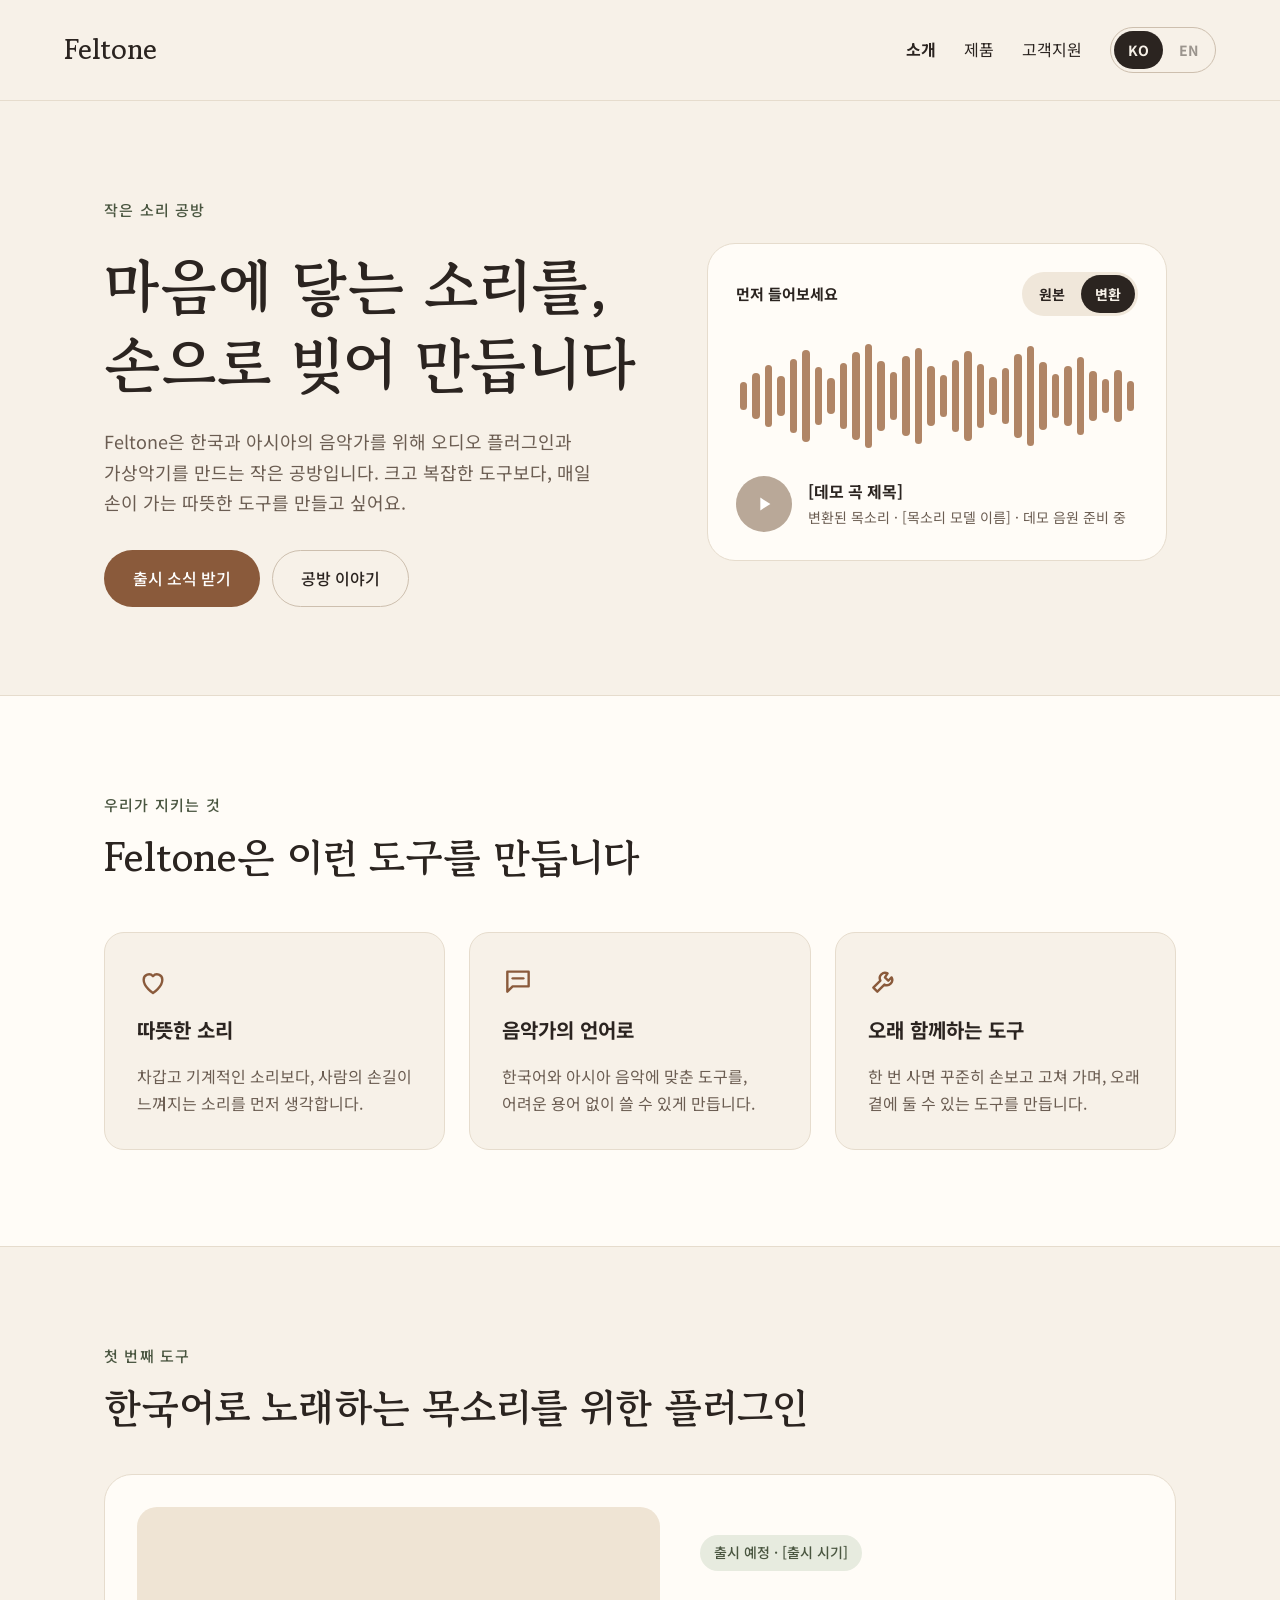
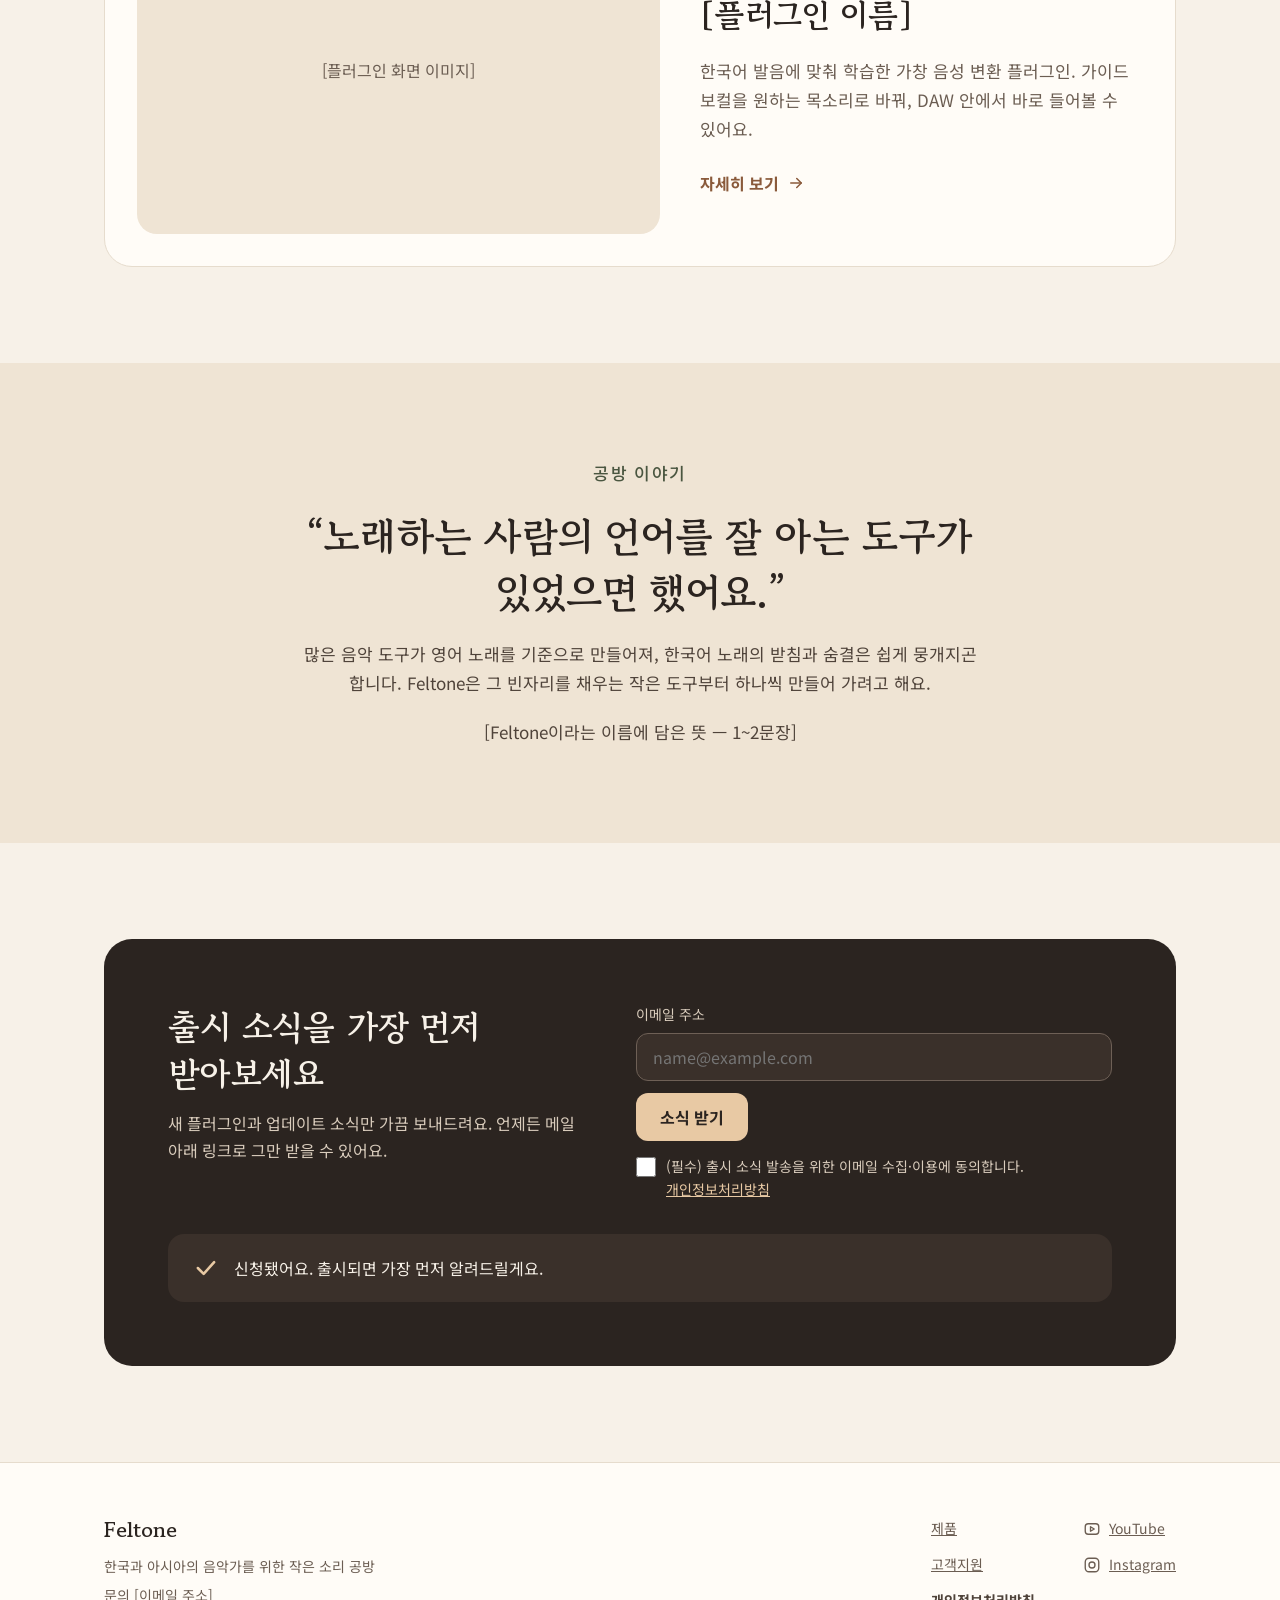
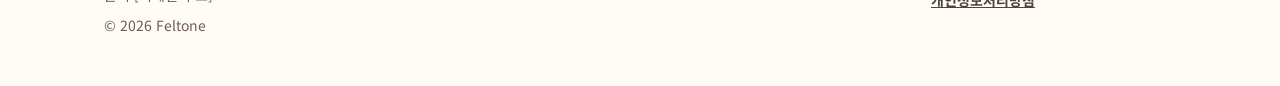
<file: index.html>
<!doctype html>
<html lang="ko">
<head>
<meta charset="utf-8">
<meta name="viewport" content="width=device-width, initial-scale=1">
<title>Feltone — 작은 소리 공방</title>
<meta name="description" content="Feltone은 한국과 아시아의 음악가를 위해 오디오 플러그인과 가상악기를 만드는 작은 공방입니다.">
<link rel="preconnect" href="https://fonts.googleapis.com">
<link rel="preconnect" href="https://fonts.gstatic.com" crossorigin>
<link href="https://fonts.googleapis.com/css2?family=Gowun+Batang:wght@400;700&family=Noto+Sans+KR:wght@400;500;700&display=swap" rel="stylesheet">
<link rel="stylesheet" href="css/style.css">
</head>
<body>

<!-- ===== 헤더 (모든 페이지에 똑같이 들어 있어요) ===== -->
<header class="site-header">
  <a href="index.html" class="logo">Feltone</a>
  <div class="header-right">
    <nav class="main-nav" aria-label="주 메뉴">
      <a href="index.html" aria-current="page">소개</a>
      <a href="product.html">제품</a>
      <a href="support.html">고객지원</a>
    </nav>
    <div class="segmented" role="group" aria-label="언어 선택">
      <button type="button" aria-pressed="true">KO</button>
      <button type="button" aria-pressed="false" disabled title="English version coming soon">EN</button>
    </div>
  </div>
</header>

<main>
  <!-- ===== 첫 화면 ===== -->
  <section class="container hero">
    <div class="hero__text">
      <p class="eyebrow">작은 소리 공방</p>
      <h1 class="display">마음에 닿는 소리를,<br>손으로 빚어 만듭니다</h1>
      <p class="lead">Feltone은 한국과 아시아의 음악가를 위해 오디오 플러그인과 가상악기를 만드는 작은 공방입니다. 크고 복잡한 도구보다, 매일 손이 가는 따뜻한 도구를 만들고 싶어요.</p>
      <div class="btn-row">
        <a href="#news" class="btn btn--primary">출시 소식 받기</a>
        <a href="#story" class="btn btn--ghost">공방 이야기</a>
      </div>
    </div>

    <div class="hero__media">
      <!-- 데모 음원이 준비되면 아래 data-src-... 에 파일 경로를 넣으세요. 예: audio/demo-original.mp3 -->
      <div class="player" data-mode="converted"
           data-src-original=""
           data-src-converted=""
           data-caption-original="원본 가이드 보컬"
           data-caption-converted="변환된 목소리 · [목소리 모델 이름]">
        <div class="player__top">
          <span class="player__label">먼저 들어보세요</span>
          <div class="segmented segmented--soft" role="group" aria-label="음원 선택">
            <button type="button" data-mode-btn="original" aria-pressed="false">원본</button>
            <button type="button" data-mode-btn="converted" aria-pressed="true">변환</button>
          </div>
        </div>
        <div class="wave" aria-hidden="true">
          <span style="height: 28px"></span><span style="height: 46px"></span><span style="height: 62px"></span><span style="height: 40px"></span>
          <span style="height: 74px"></span><span style="height: 92px"></span><span style="height: 58px"></span><span style="height: 36px"></span>
          <span style="height: 66px"></span><span style="height: 88px"></span><span style="height: 104px"></span><span style="height: 70px"></span>
          <span style="height: 48px"></span><span style="height: 80px"></span><span style="height: 96px"></span><span style="height: 60px"></span>
          <span style="height: 42px"></span><span style="height: 72px"></span><span style="height: 90px"></span><span style="height: 64px"></span>
          <span style="height: 38px"></span><span style="height: 56px"></span><span style="height: 84px"></span><span style="height: 100px"></span>
          <span style="height: 68px"></span><span style="height: 44px"></span><span style="height: 60px"></span><span style="height: 78px"></span>
          <span style="height: 50px"></span><span style="height: 34px"></span><span style="height: 52px"></span><span style="height: 30px"></span>
        </div>
        <div class="player__controls">
          <button type="button" class="play-btn" aria-label="재생">
            <svg class="icon-play" width="22" height="22" viewBox="0 0 24 24" fill="currentColor" aria-hidden="true"><path d="M8 5l11 7-11 7z"/></svg>
            <svg class="icon-pause" width="22" height="22" viewBox="0 0 24 24" fill="none" stroke="currentColor" stroke-width="2.2" stroke-linecap="round" aria-hidden="true"><path d="M9 5v14"/><path d="M15 5v14"/></svg>
          </button>
          <div class="player__meta">
            <span class="player__title">[데모 곡 제목]</span>
            <span class="player__caption">변환된 목소리</span>
          </div>
        </div>
      </div>
    </div>
  </section>

  <!-- ===== 우리가 지키는 것 ===== -->
  <section class="section section--paper">
    <div class="container stack stack--xl">
      <div class="stack" style="max-width: 640px">
        <p class="eyebrow">우리가 지키는 것</p>
        <h2 class="title">Feltone은 이런 도구를 만듭니다</h2>
      </div>
      <div class="cards">
        <article class="card">
          <svg width="32" height="32" viewBox="0 0 24 24" fill="none" stroke="#8A5A3B" stroke-width="1.8" stroke-linecap="round" stroke-linejoin="round" aria-hidden="true"><path d="M12 21s-7-4.5-7-10a4 4 0 0 1 7-2.6A4 4 0 0 1 19 11c0 5.5-7 10-7 10z"/></svg>
          <h3>따뜻한 소리</h3>
          <p>차갑고 기계적인 소리보다, 사람의 손길이 느껴지는 소리를 먼저 생각합니다.</p>
        </article>
        <article class="card">
          <svg width="32" height="32" viewBox="0 0 24 24" fill="none" stroke="#8A5A3B" stroke-width="1.8" stroke-linecap="round" stroke-linejoin="round" aria-hidden="true"><path d="M4 5h16v11H8l-4 4z"/><path d="M8 10h8"/></svg>
          <h3>음악가의 언어로</h3>
          <p>한국어와 아시아 음악에 맞춘 도구를, 어려운 용어 없이 쓸 수 있게 만듭니다.</p>
        </article>
        <article class="card">
          <svg width="32" height="32" viewBox="0 0 24 24" fill="none" stroke="#8A5A3B" stroke-width="1.8" stroke-linecap="round" stroke-linejoin="round" aria-hidden="true"><path d="M14.7 6.3a4 4 0 0 0-5.4 5.4L4 17l3 3 5.3-5.3a4 4 0 0 0 5.4-5.4l-2.5 2.5-2.5-2.5z"/></svg>
          <h3>오래 함께하는 도구</h3>
          <p>한 번 사면 꾸준히 손보고 고쳐 가며, 오래 곁에 둘 수 있는 도구를 만듭니다.</p>
        </article>
      </div>
    </div>
  </section>

  <!-- ===== 첫 번째 도구 ===== -->
  <section class="section container stack stack--lg">
    <div class="stack">
      <p class="eyebrow">첫 번째 도구</p>
      <h2 class="title">한국어로 노래하는 목소리를 위한 플러그인</h2>
    </div>
    <div class="product-card">
      <!-- 플러그인 화면 이미지가 생기면 이 div 를 <img src="images/파일이름.png" alt="설명"> 으로 바꾸세요 -->
      <div class="placeholder">[플러그인 화면 이미지]</div>
      <div class="product-card__text">
        <span class="badge">출시 예정 · [출시 시기]</span>
        <h3 class="product-card__name">[플러그인 이름]</h3>
        <p class="product-card__desc">한국어 발음에 맞춰 학습한 가창 음성 변환 플러그인. 가이드 보컬을 원하는 목소리로 바꿔, DAW 안에서 바로 들어볼 수 있어요.</p>
        <a href="product.html" class="link-arrow">자세히 보기
          <svg width="18" height="18" viewBox="0 0 24 24" fill="none" stroke="currentColor" stroke-width="2" stroke-linecap="round" stroke-linejoin="round" aria-hidden="true"><path d="M5 12h14"/><path d="M13 6l6 6-6 6"/></svg>
        </a>
      </div>
    </div>
  </section>

  <!-- ===== 공방 이야기 ===== -->
  <section id="story" class="section section--sand">
    <div class="container story">
      <p class="eyebrow">공방 이야기</p>
      <h2 class="story__quote">“노래하는 사람의 언어를 잘 아는 도구가 있었으면 했어요.”</h2>
      <p>많은 음악 도구가 영어 노래를 기준으로 만들어져, 한국어 노래의 받침과 숨결은 쉽게 뭉개지곤 합니다. Feltone은 그 빈자리를 채우는 작은 도구부터 하나씩 만들어 가려고 해요.</p>
      <p>[Feltone이라는 이름에 담은 뜻 — 1~2문장]</p>
    </div>
  </section>

  <!-- ===== 출시 소식 받기 ===== -->
  <section id="news" class="section container">
    <div class="newsletter">
      <div class="newsletter__text">
        <h2 class="newsletter__title">출시 소식을 가장 먼저 받아보세요</h2>
        <p>새 플러그인과 업데이트 소식만 가끔 보내드려요. 언제든 메일 아래 링크로 그만 받을 수 있어요.</p>
      </div>
      <!-- 뉴스레터 서비스를 정하면 data-endpoint="" 안에 서비스가 준 주소를 넣으세요 -->
      <form class="newsletter__form js-newsletter" data-endpoint="" novalidate>
        <div class="newsletter__row">
          <label class="newsletter__field">이메일 주소
            <input type="email" name="email" required autocomplete="email" placeholder="name@example.com">
          </label>
          <button type="submit" class="newsletter__submit">소식 받기</button>
        </div>
        <label class="consent">
          <input type="checkbox" name="consent" value="yes" required>
          <span>(필수) 출시 소식 발송을 위한 이메일 수집·이용에 동의합니다. <a href="privacy.html">개인정보처리방침</a></span>
        </label>
        <p class="form-message" role="alert" hidden></p>
      </form>
      <div class="newsletter__done" role="status" hidden>
        <svg width="28" height="28" viewBox="0 0 24 24" fill="none" stroke="#E8C9A4" stroke-width="2.2" stroke-linecap="round" stroke-linejoin="round" aria-hidden="true"><path d="M5 12l5 5 9-10"/></svg>
        <span>신청됐어요. 출시되면 가장 먼저 알려드릴게요.</span>
      </div>
    </div>
  </section>
</main>

<!-- ===== 푸터 (모든 페이지에 똑같이 들어 있어요) ===== -->
<footer class="site-footer">
  <div class="container site-footer__inner">
    <div class="site-footer__info">
      <span class="site-footer__logo">Feltone</span>
      <span>한국과 아시아의 음악가를 위한 작은 소리 공방</span>
      <span>문의 [이메일 주소]</span>
      <span>© 2026 Feltone</span>
    </div>
    <div class="site-footer__links">
      <nav aria-label="하단 메뉴">
        <a href="product.html">제품</a>
        <a href="support.html">고객지원</a>
        <a href="privacy.html" class="strong">개인정보처리방침</a>
      </nav>
      <!-- SNS 주소가 생기면 href="#" 을 실제 주소로 바꾸세요. 아직 계정이 없으면 이 nav 를 통째로 지워도 돼요. -->
      <nav aria-label="SNS">
        <a href="#"><svg width="18" height="18" viewBox="0 0 24 24" fill="none" stroke="currentColor" stroke-width="1.8" stroke-linecap="round" stroke-linejoin="round" aria-hidden="true"><rect x="3" y="5" width="18" height="14" rx="4"/><path d="M10 9l5 3-5 3z"/></svg>YouTube</a>
        <a href="#"><svg width="18" height="18" viewBox="0 0 24 24" fill="none" stroke="currentColor" stroke-width="1.8" stroke-linecap="round" stroke-linejoin="round" aria-hidden="true"><rect x="3" y="3" width="18" height="18" rx="5"/><circle cx="12" cy="12" r="4"/></svg>Instagram</a>
      </nav>
    </div>
  </div>
</footer>

<script src="js/main.js"></script>
</body>
</html>
</file>
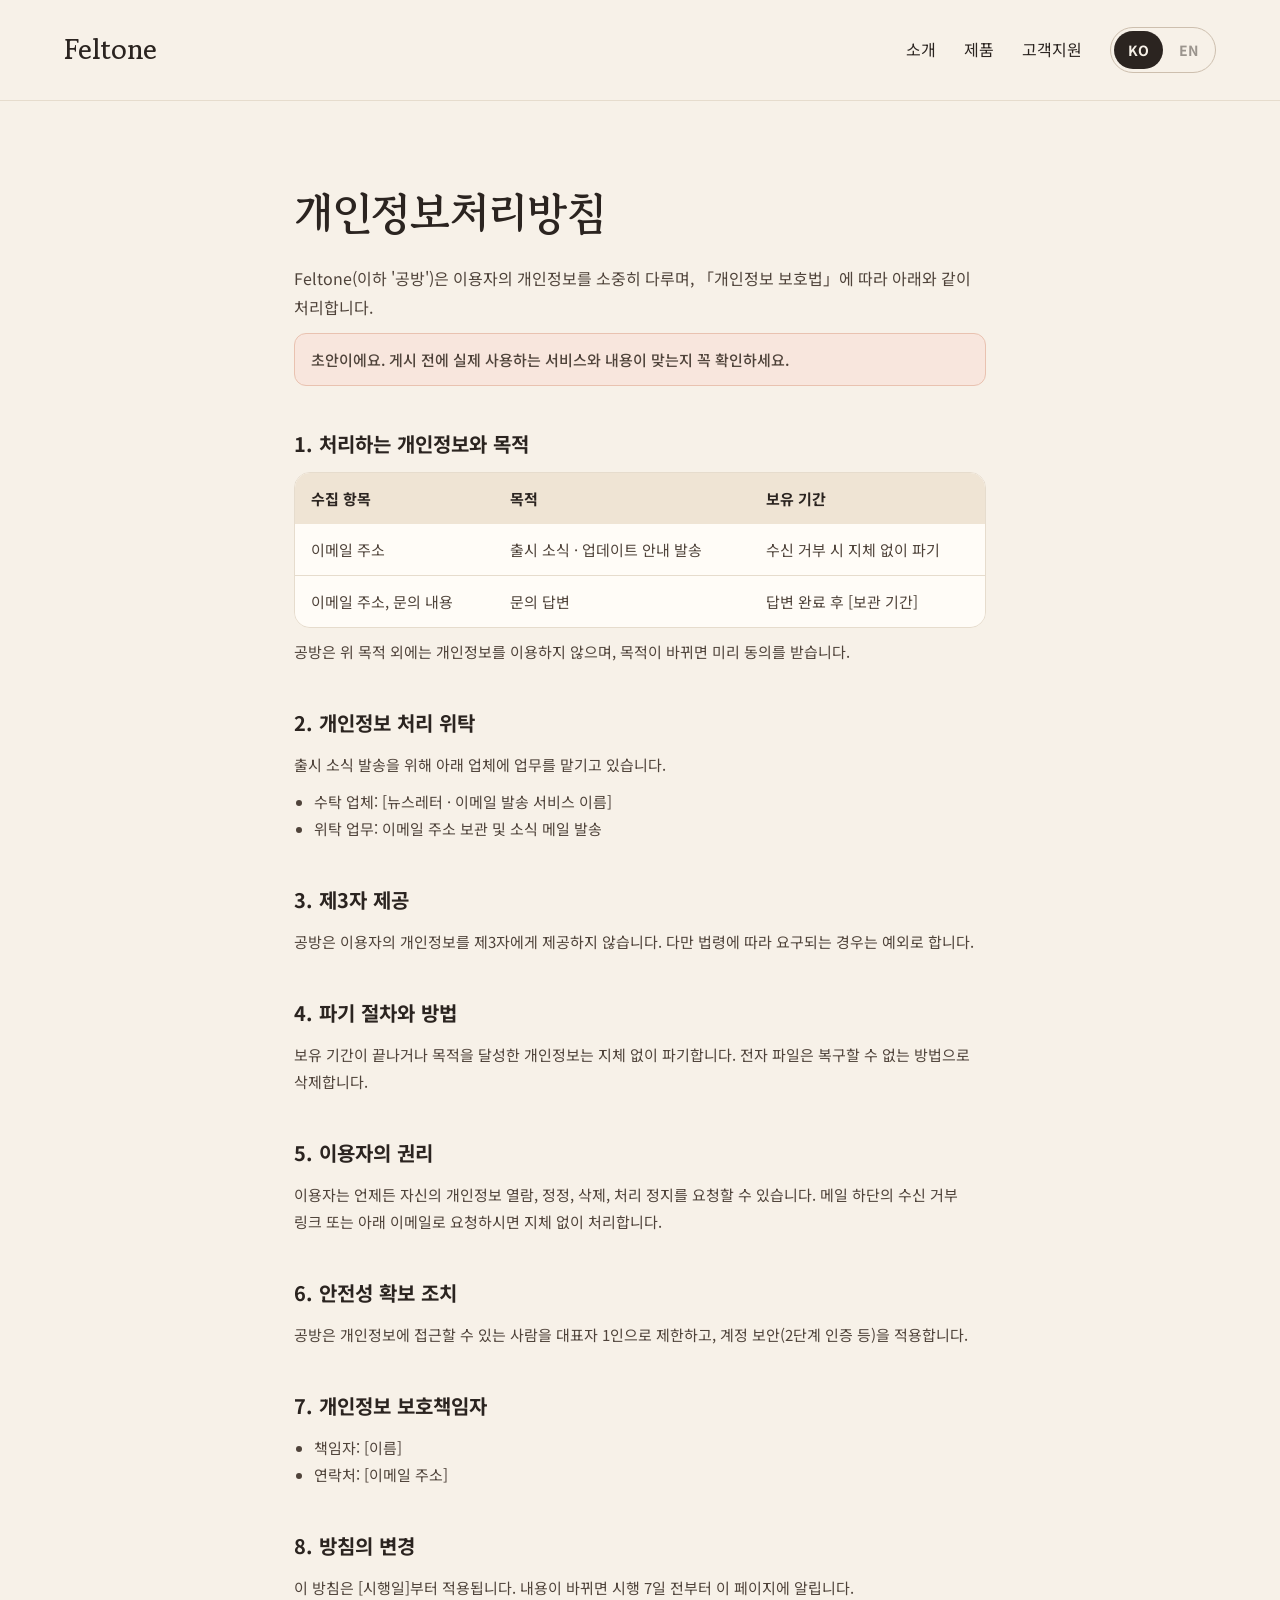
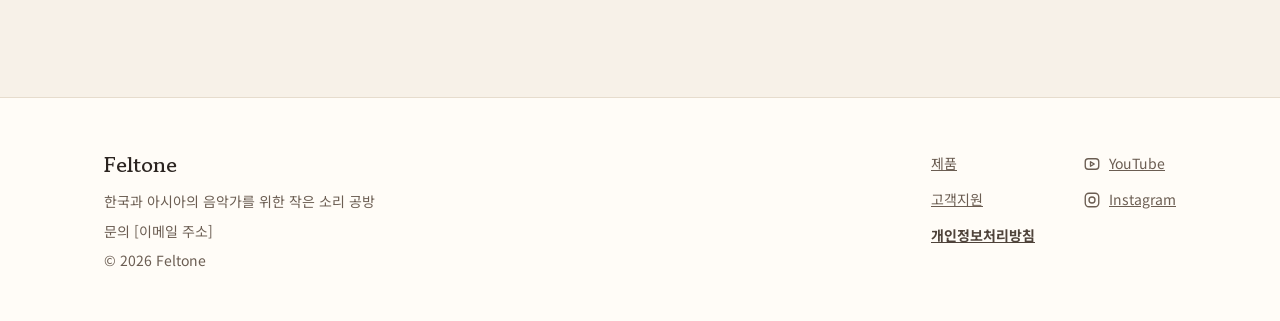
<file: privacy.html>
<!doctype html>
<html lang="ko">
<head>
<meta charset="utf-8">
<meta name="viewport" content="width=device-width, initial-scale=1">
<title>개인정보처리방침 — Feltone</title>
<link rel="preconnect" href="https://fonts.googleapis.com">
<link rel="preconnect" href="https://fonts.gstatic.com" crossorigin>
<link href="https://fonts.googleapis.com/css2?family=Gowun+Batang:wght@400;700&family=Noto+Sans+KR:wght@400;500;700&display=swap" rel="stylesheet">
<link rel="stylesheet" href="css/style.css">
</head>
<body>

<header class="site-header">
  <a href="index.html" class="logo">Feltone</a>
  <div class="header-right">
    <nav class="main-nav" aria-label="주 메뉴">
      <a href="index.html">소개</a>
      <a href="product.html">제품</a>
      <a href="support.html">고객지원</a>
    </nav>
    <div class="segmented" role="group" aria-label="언어 선택">
      <button type="button" aria-pressed="true">KO</button>
      <button type="button" aria-pressed="false" disabled title="English version coming soon">EN</button>
    </div>
  </div>
</header>

<main class="doc">
  <div class="stack">
    <h1>개인정보처리방침</h1>
    <p class="muted" style="font-size: 16px">Feltone(이하 '공방')은 이용자의 개인정보를 소중히 다루며, 「개인정보 보호법」에 따라 아래와 같이 처리합니다.</p>
    <!-- 내용을 확인하고 실제 서비스 이름 등을 채운 뒤 이 안내 문단은 지우세요 -->
    <p class="notice">초안이에요. 게시 전에 실제 사용하는 서비스와 내용이 맞는지 꼭 확인하세요.</p>
  </div>

  <section>
    <h2>1. 처리하는 개인정보와 목적</h2>
    <div class="table-wrap">
      <table class="table table--small">
        <thead><tr><th scope="col">수집 항목</th><th scope="col">목적</th><th scope="col">보유 기간</th></tr></thead>
        <tbody>
          <tr><td>이메일 주소</td><td>출시 소식 · 업데이트 안내 발송</td><td>수신 거부 시 지체 없이 파기</td></tr>
          <tr><td>이메일 주소, 문의 내용</td><td>문의 답변</td><td>답변 완료 후 [보관 기간]</td></tr>
        </tbody>
      </table>
    </div>
    <p>공방은 위 목적 외에는 개인정보를 이용하지 않으며, 목적이 바뀌면 미리 동의를 받습니다.</p>
  </section>

  <section>
    <h2>2. 개인정보 처리 위탁</h2>
    <p>출시 소식 발송을 위해 아래 업체에 업무를 맡기고 있습니다.</p>
    <ul>
      <li>수탁 업체: [뉴스레터 · 이메일 발송 서비스 이름]</li>
      <li>위탁 업무: 이메일 주소 보관 및 소식 메일 발송</li>
    </ul>
  </section>

  <section>
    <h2>3. 제3자 제공</h2>
    <p>공방은 이용자의 개인정보를 제3자에게 제공하지 않습니다. 다만 법령에 따라 요구되는 경우는 예외로 합니다.</p>
  </section>

  <section>
    <h2>4. 파기 절차와 방법</h2>
    <p>보유 기간이 끝나거나 목적을 달성한 개인정보는 지체 없이 파기합니다. 전자 파일은 복구할 수 없는 방법으로 삭제합니다.</p>
  </section>

  <section>
    <h2>5. 이용자의 권리</h2>
    <p>이용자는 언제든 자신의 개인정보 열람, 정정, 삭제, 처리 정지를 요청할 수 있습니다. 메일 하단의 수신 거부 링크 또는 아래 이메일로 요청하시면 지체 없이 처리합니다.</p>
  </section>

  <section>
    <h2>6. 안전성 확보 조치</h2>
    <p>공방은 개인정보에 접근할 수 있는 사람을 대표자 1인으로 제한하고, 계정 보안(2단계 인증 등)을 적용합니다.</p>
  </section>

  <section>
    <h2>7. 개인정보 보호책임자</h2>
    <ul>
      <li>책임자: [이름]</li>
      <li>연락처: [이메일 주소]</li>
    </ul>
  </section>

  <section>
    <h2>8. 방침의 변경</h2>
    <p>이 방침은 [시행일]부터 적용됩니다. 내용이 바뀌면 시행 7일 전부터 이 페이지에 알립니다.</p>
  </section>
</main>

<footer class="site-footer">
  <div class="container site-footer__inner">
    <div class="site-footer__info">
      <span class="site-footer__logo">Feltone</span>
      <span>한국과 아시아의 음악가를 위한 작은 소리 공방</span>
      <span>문의 [이메일 주소]</span>
      <span>© 2026 Feltone</span>
    </div>
    <div class="site-footer__links">
      <nav aria-label="하단 메뉴">
        <a href="product.html">제품</a>
        <a href="support.html">고객지원</a>
        <a href="privacy.html" class="strong">개인정보처리방침</a>
      </nav>
      <nav aria-label="SNS">
        <a href="#"><svg width="18" height="18" viewBox="0 0 24 24" fill="none" stroke="currentColor" stroke-width="1.8" stroke-linecap="round" stroke-linejoin="round" aria-hidden="true"><rect x="3" y="5" width="18" height="14" rx="4"/><path d="M10 9l5 3-5 3z"/></svg>YouTube</a>
        <a href="#"><svg width="18" height="18" viewBox="0 0 24 24" fill="none" stroke="currentColor" stroke-width="1.8" stroke-linecap="round" stroke-linejoin="round" aria-hidden="true"><rect x="3" y="3" width="18" height="18" rx="5"/><circle cx="12" cy="12" r="4"/></svg>Instagram</a>
      </nav>
    </div>
  </div>
</footer>

<script src="js/main.js"></script>
</body>
</html>
</file>
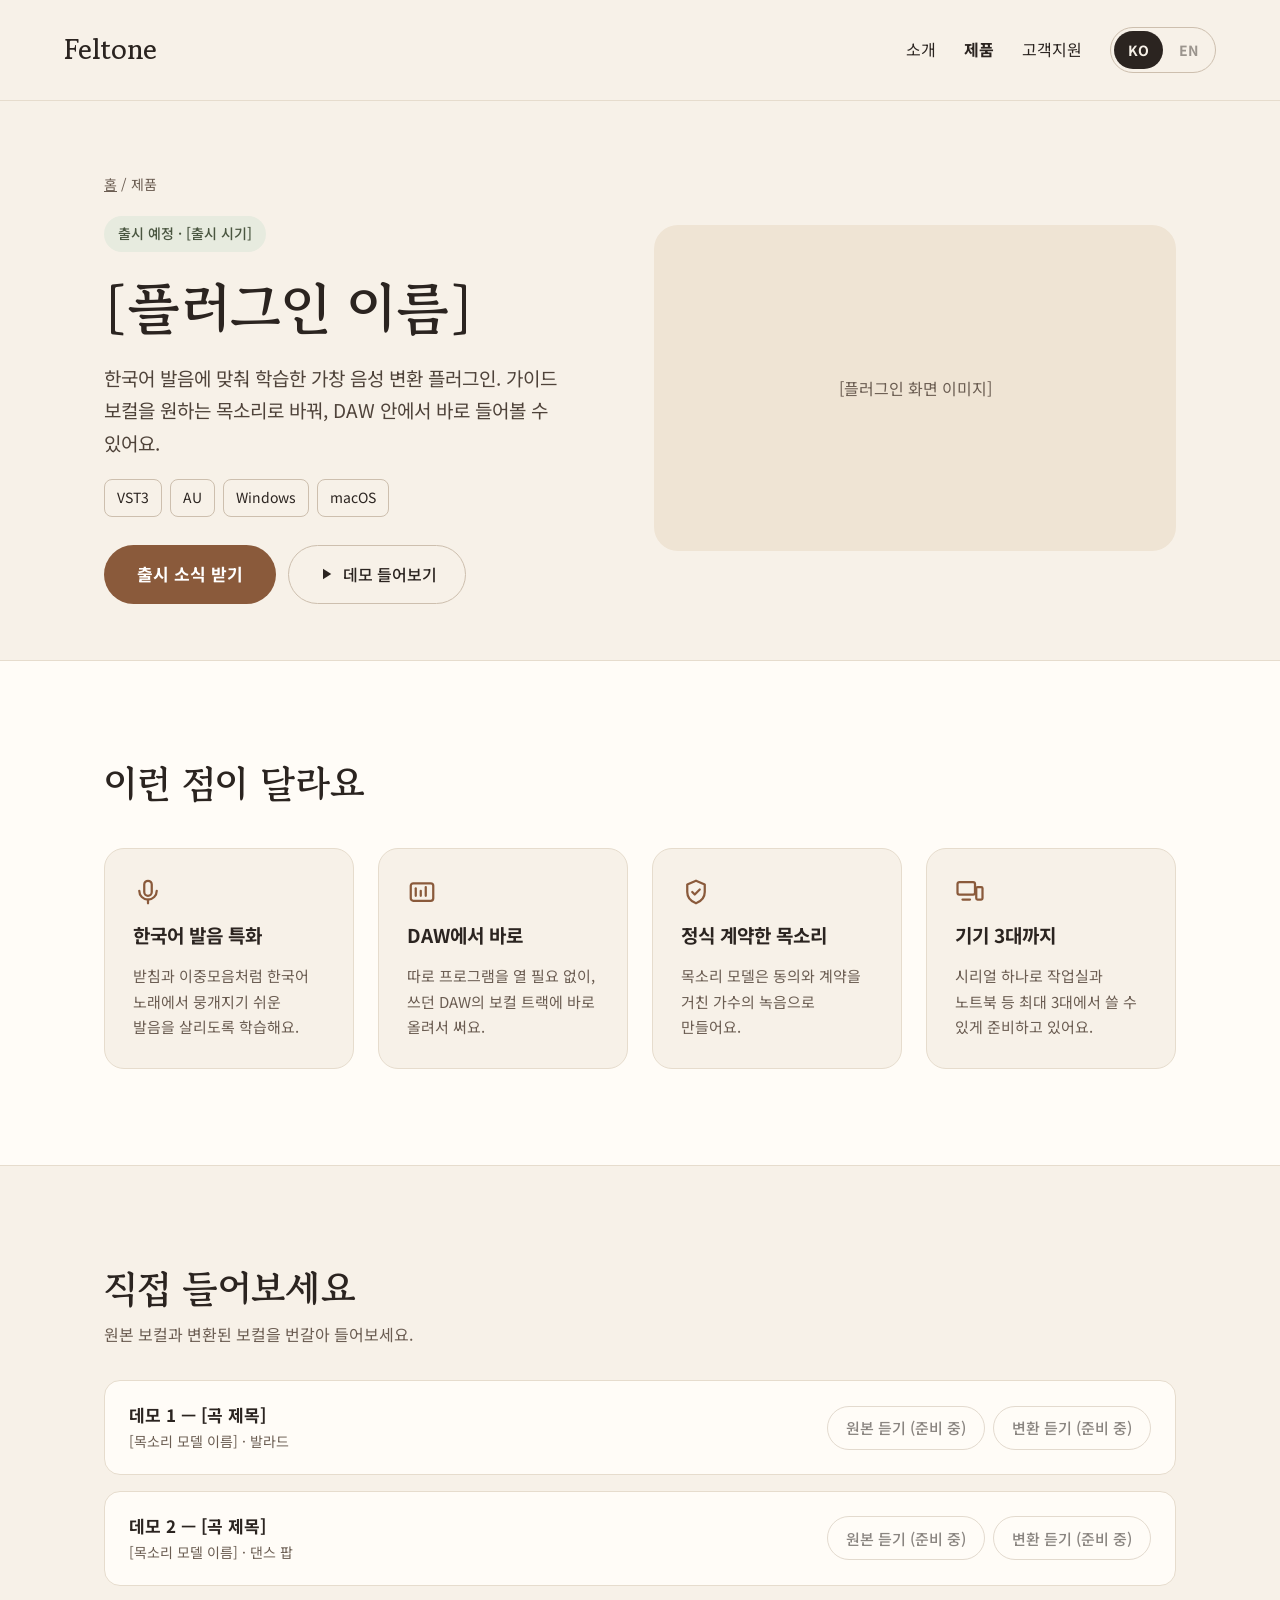
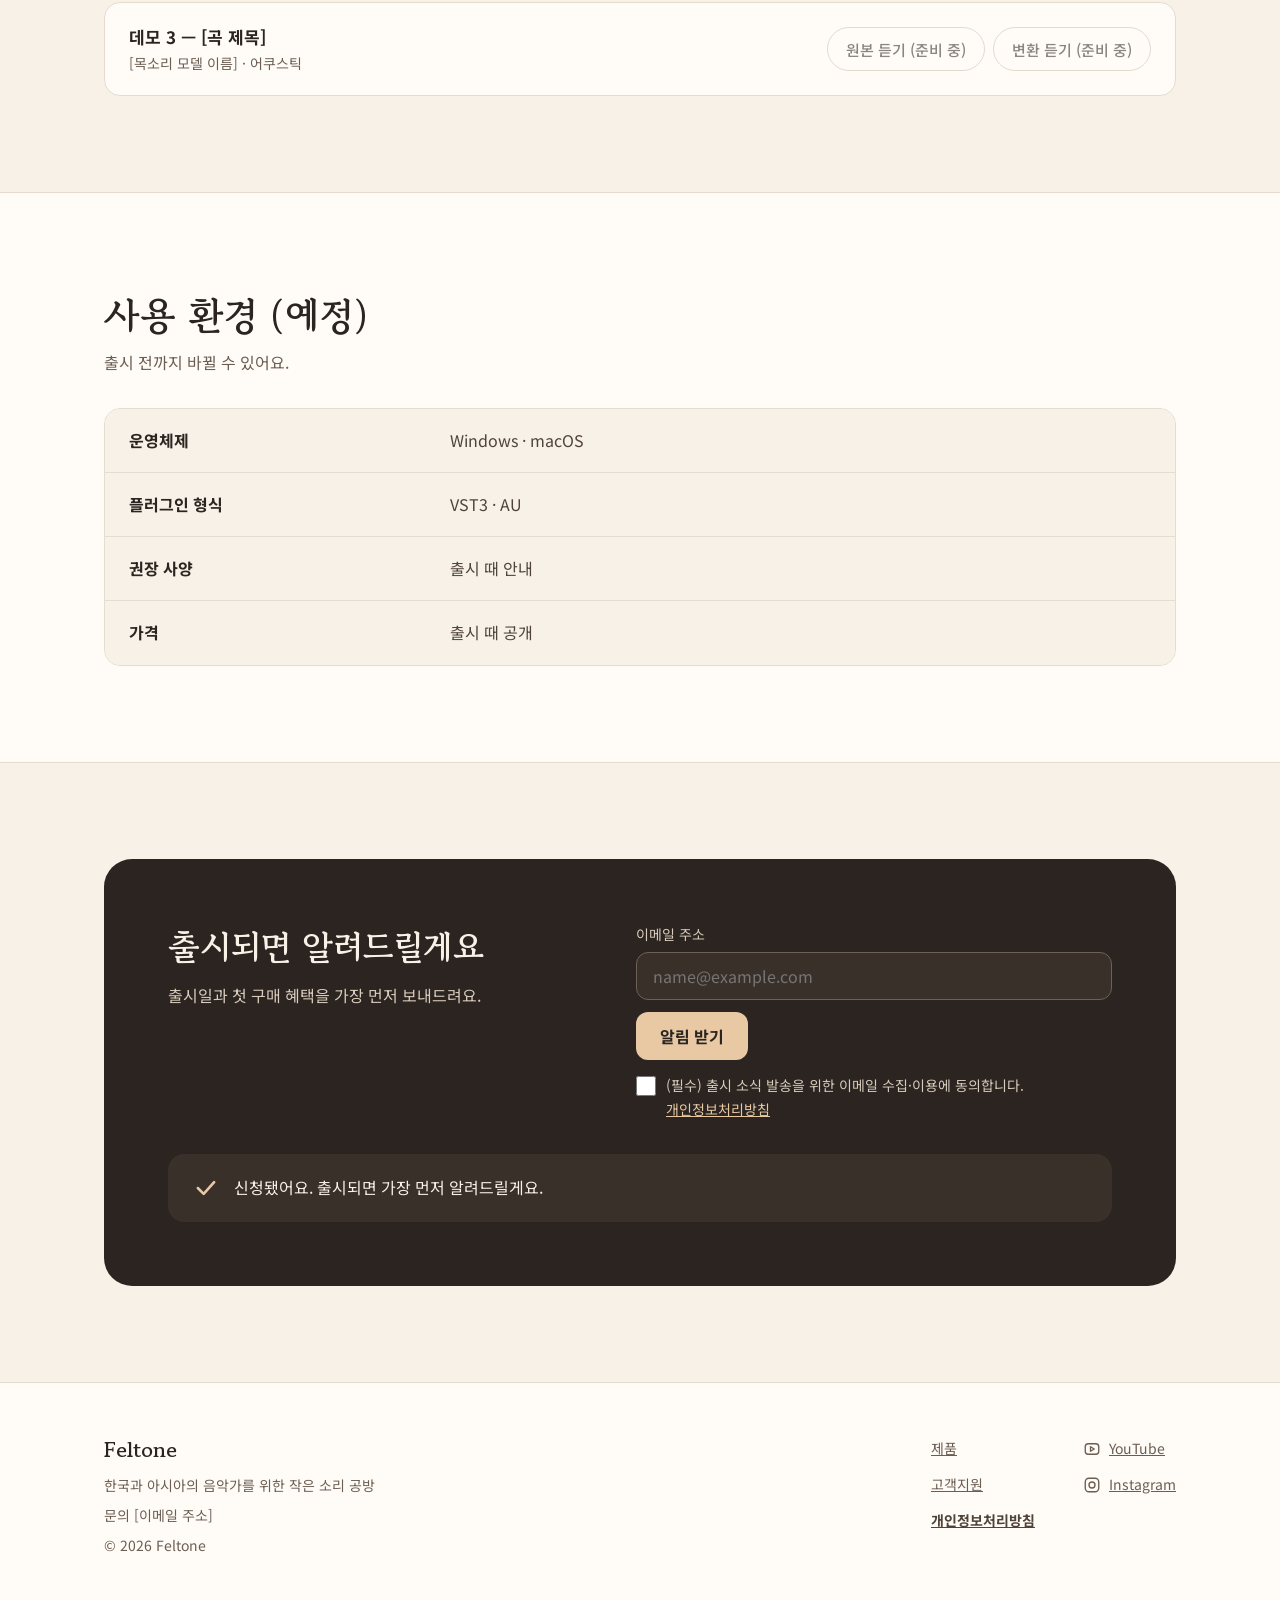
<file: product.html>
<!doctype html>
<html lang="ko">
<head>
<meta charset="utf-8">
<meta name="viewport" content="width=device-width, initial-scale=1">
<title>[플러그인 이름] — Feltone</title>
<meta name="description" content="한국어 발음에 맞춰 학습한 가창 음성 변환 플러그인. 출시 예정.">
<link rel="preconnect" href="https://fonts.googleapis.com">
<link rel="preconnect" href="https://fonts.gstatic.com" crossorigin>
<link href="https://fonts.googleapis.com/css2?family=Gowun+Batang:wght@400;700&family=Noto+Sans+KR:wght@400;500;700&display=swap" rel="stylesheet">
<link rel="stylesheet" href="css/style.css">
</head>
<body>

<header class="site-header">
  <a href="index.html" class="logo">Feltone</a>
  <div class="header-right">
    <nav class="main-nav" aria-label="주 메뉴">
      <a href="index.html">소개</a>
      <a href="product.html" aria-current="page">제품</a>
      <a href="support.html">고객지원</a>
    </nav>
    <div class="segmented" role="group" aria-label="언어 선택">
      <button type="button" aria-pressed="true">KO</button>
      <button type="button" aria-pressed="false" disabled title="English version coming soon">EN</button>
    </div>
  </div>
</header>

<main>
  <!-- ===== 제품 첫 화면 ===== -->
  <section class="container hero hero--compact">
    <div class="hero__text">
      <p class="breadcrumb"><a href="index.html">홈</a> / 제품</p>
      <span class="badge">출시 예정 · [출시 시기]</span>
      <h1 class="display" style="font-size: clamp(36px, 5vw, 56px); line-height: 1.25">[플러그인 이름]</h1>
      <p class="hero__lead-lg">한국어 발음에 맞춰 학습한 가창 음성 변환 플러그인. 가이드 보컬을 원하는 목소리로 바꿔, DAW 안에서 바로 들어볼 수 있어요.</p>
      <div class="chips">
        <span class="chip">VST3</span>
        <span class="chip">AU</span>
        <span class="chip">Windows</span>
        <span class="chip">macOS</span>
      </div>
      <div class="btn-row">
        <a href="#news" class="btn btn--primary btn--lg">출시 소식 받기</a>
        <a href="#demo" class="btn btn--ghost">
          <svg width="18" height="18" viewBox="0 0 24 24" fill="currentColor" aria-hidden="true"><path d="M8 5l11 7-11 7z"/></svg>데모 들어보기
        </a>
      </div>
    </div>
    <!-- 이미지가 생기면 <img src="images/파일이름.png" alt="설명"> 으로 바꾸세요 -->
    <div class="placeholder placeholder--hero">[플러그인 화면 이미지]</div>
  </section>

  <!-- ===== 특징 ===== -->
  <section class="section section--paper">
    <div class="container stack stack--lg">
      <h2 class="title" style="font-size: clamp(28px, 3.5vw, 38px)">이런 점이 달라요</h2>
      <div class="cards cards--features">
        <article class="card">
          <svg width="30" height="30" viewBox="0 0 24 24" fill="none" stroke="#8A5A3B" stroke-width="1.8" stroke-linecap="round" stroke-linejoin="round" aria-hidden="true"><path d="M12 3a3 3 0 0 0-3 3v6a3 3 0 0 0 6 0V6a3 3 0 0 0-3-3z"/><path d="M5 11a7 7 0 0 0 14 0"/><path d="M12 18v3"/></svg>
          <h3>한국어 발음 특화</h3>
          <p>받침과 이중모음처럼 한국어 노래에서 뭉개지기 쉬운 발음을 살리도록 학습해요.</p>
        </article>
        <article class="card">
          <svg width="30" height="30" viewBox="0 0 24 24" fill="none" stroke="#8A5A3B" stroke-width="1.8" stroke-linecap="round" stroke-linejoin="round" aria-hidden="true"><rect x="3" y="5" width="18" height="14" rx="2"/><path d="M7 15V9"/><path d="M11 15v-4"/><path d="M15 15V8"/></svg>
          <h3>DAW에서 바로</h3>
          <p>따로 프로그램을 열 필요 없이, 쓰던 DAW의 보컬 트랙에 바로 올려서 써요.</p>
        </article>
        <article class="card">
          <svg width="30" height="30" viewBox="0 0 24 24" fill="none" stroke="#8A5A3B" stroke-width="1.8" stroke-linecap="round" stroke-linejoin="round" aria-hidden="true"><path d="M12 3l7 3v6c0 4.5-3 7.5-7 9-4-1.5-7-4.5-7-9V6z"/><path d="M9 12l2 2 4-4"/></svg>
          <h3>정식 계약한 목소리</h3>
          <p>목소리 모델은 동의와 계약을 거친 가수의 녹음으로 만들어요.</p>
        </article>
        <article class="card">
          <svg width="30" height="30" viewBox="0 0 24 24" fill="none" stroke="#8A5A3B" stroke-width="1.8" stroke-linecap="round" stroke-linejoin="round" aria-hidden="true"><rect x="2" y="4" width="14" height="10" rx="1.5"/><path d="M6 18h6"/><rect x="17" y="8" width="5" height="10" rx="1"/></svg>
          <h3>기기 3대까지</h3>
          <p>시리얼 하나로 작업실과 노트북 등 최대 3대에서 쓸 수 있게 준비하고 있어요.</p>
        </article>
      </div>
    </div>
  </section>

  <!-- ===== 데모 ===== -->
  <section id="demo" class="section container stack stack--lg" style="gap: 32px">
    <div class="stack" style="gap: 8px">
      <h2 class="title" style="font-size: clamp(28px, 3.5vw, 38px)">직접 들어보세요</h2>
      <p class="muted">원본 보컬과 변환된 보컬을 번갈아 들어보세요.</p>
    </div>
    <!-- 음원이 준비되면 각 버튼의 data-src="" 에 파일 경로를 넣으세요. 예: audio/demo1-original.mp3 -->
    <div class="demo-list">
      <div class="demo-row">
        <div class="demo-row__info">
          <span class="demo-row__title">데모 1 — [곡 제목]</span>
          <span class="demo-row__voice">[목소리 모델 이름] · 발라드</span>
        </div>
        <div class="demo-row__buttons">
          <button type="button" class="demo-btn" aria-pressed="false" data-src="" data-playing-label="원본 재생 중">원본 듣기</button>
          <button type="button" class="demo-btn" aria-pressed="false" data-src="" data-playing-label="변환 재생 중">변환 듣기</button>
        </div>
      </div>
      <div class="demo-row">
        <div class="demo-row__info">
          <span class="demo-row__title">데모 2 — [곡 제목]</span>
          <span class="demo-row__voice">[목소리 모델 이름] · 댄스 팝</span>
        </div>
        <div class="demo-row__buttons">
          <button type="button" class="demo-btn" aria-pressed="false" data-src="" data-playing-label="원본 재생 중">원본 듣기</button>
          <button type="button" class="demo-btn" aria-pressed="false" data-src="" data-playing-label="변환 재생 중">변환 듣기</button>
        </div>
      </div>
      <div class="demo-row">
        <div class="demo-row__info">
          <span class="demo-row__title">데모 3 — [곡 제목]</span>
          <span class="demo-row__voice">[목소리 모델 이름] · 어쿠스틱</span>
        </div>
        <div class="demo-row__buttons">
          <button type="button" class="demo-btn" aria-pressed="false" data-src="" data-playing-label="원본 재생 중">원본 듣기</button>
          <button type="button" class="demo-btn" aria-pressed="false" data-src="" data-playing-label="변환 재생 중">변환 듣기</button>
        </div>
      </div>
    </div>
  </section>

  <!-- ===== 사용 환경 ===== -->
  <section class="section section--paper">
    <div class="container stack" style="gap: 32px">
      <div class="stack" style="gap: 8px">
        <h2 class="title" style="font-size: clamp(28px, 3.5vw, 38px)">사용 환경 (예정)</h2>
        <p class="muted">출시 전까지 바뀔 수 있어요.</p>
      </div>
      <div class="table-wrap">
        <table class="table">
          <tbody>
            <tr><th scope="row">운영체제</th><td>Windows · macOS</td></tr>
            <tr><th scope="row">플러그인 형식</th><td>VST3 · AU</td></tr>
            <tr><th scope="row">권장 사양</th><td>출시 때 안내</td></tr>
            <tr><th scope="row">가격</th><td>출시 때 공개</td></tr>
          </tbody>
        </table>
      </div>
    </div>
  </section>

  <!-- ===== 출시 알림 ===== -->
  <section id="news" class="section container">
    <div class="newsletter">
      <div class="newsletter__text">
        <h2 class="newsletter__title">출시되면 알려드릴게요</h2>
        <p>출시일과 첫 구매 혜택을 가장 먼저 보내드려요.</p>
      </div>
      <form class="newsletter__form js-newsletter" data-endpoint="" novalidate>
        <div class="newsletter__row">
          <label class="newsletter__field">이메일 주소
            <input type="email" name="email" required autocomplete="email" placeholder="name@example.com">
          </label>
          <button type="submit" class="newsletter__submit">알림 받기</button>
        </div>
        <label class="consent">
          <input type="checkbox" name="consent" value="yes" required>
          <span>(필수) 출시 소식 발송을 위한 이메일 수집·이용에 동의합니다. <a href="privacy.html">개인정보처리방침</a></span>
        </label>
        <p class="form-message" role="alert" hidden></p>
      </form>
      <div class="newsletter__done" role="status" hidden>
        <svg width="28" height="28" viewBox="0 0 24 24" fill="none" stroke="#E8C9A4" stroke-width="2.2" stroke-linecap="round" stroke-linejoin="round" aria-hidden="true"><path d="M5 12l5 5 9-10"/></svg>
        <span>신청됐어요. 출시되면 가장 먼저 알려드릴게요.</span>
      </div>
    </div>
  </section>
</main>

<footer class="site-footer">
  <div class="container site-footer__inner">
    <div class="site-footer__info">
      <span class="site-footer__logo">Feltone</span>
      <span>한국과 아시아의 음악가를 위한 작은 소리 공방</span>
      <span>문의 [이메일 주소]</span>
      <span>© 2026 Feltone</span>
    </div>
    <div class="site-footer__links">
      <nav aria-label="하단 메뉴">
        <a href="product.html">제품</a>
        <a href="support.html">고객지원</a>
        <a href="privacy.html" class="strong">개인정보처리방침</a>
      </nav>
      <nav aria-label="SNS">
        <a href="#"><svg width="18" height="18" viewBox="0 0 24 24" fill="none" stroke="currentColor" stroke-width="1.8" stroke-linecap="round" stroke-linejoin="round" aria-hidden="true"><rect x="3" y="5" width="18" height="14" rx="4"/><path d="M10 9l5 3-5 3z"/></svg>YouTube</a>
        <a href="#"><svg width="18" height="18" viewBox="0 0 24 24" fill="none" stroke="currentColor" stroke-width="1.8" stroke-linecap="round" stroke-linejoin="round" aria-hidden="true"><rect x="3" y="3" width="18" height="18" rx="5"/><circle cx="12" cy="12" r="4"/></svg>Instagram</a>
      </nav>
    </div>
  </div>
</footer>

<script src="js/main.js"></script>
</body>
</html>
</file>
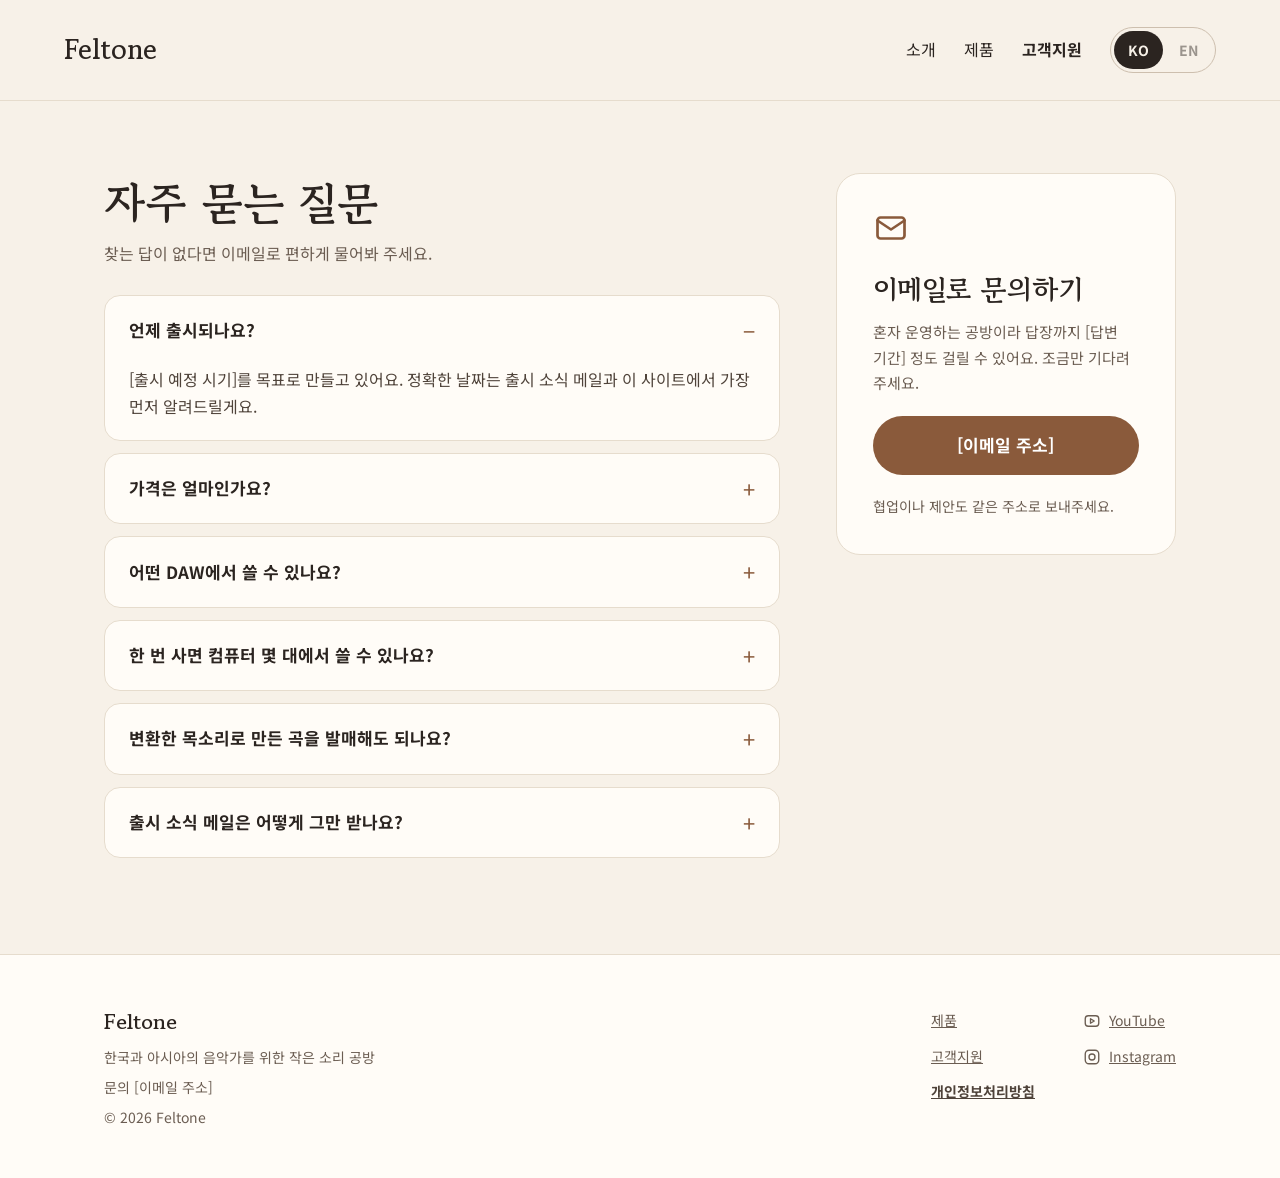
<file: support.html>
<!doctype html>
<html lang="ko">
<head>
<meta charset="utf-8">
<meta name="viewport" content="width=device-width, initial-scale=1">
<title>고객지원 — Feltone</title>
<meta name="description" content="Feltone 자주 묻는 질문과 문의 방법.">
<link rel="preconnect" href="https://fonts.googleapis.com">
<link rel="preconnect" href="https://fonts.gstatic.com" crossorigin>
<link href="https://fonts.googleapis.com/css2?family=Gowun+Batang:wght@400;700&family=Noto+Sans+KR:wght@400;500;700&display=swap" rel="stylesheet">
<link rel="stylesheet" href="css/style.css">
</head>
<body>

<header class="site-header">
  <a href="index.html" class="logo">Feltone</a>
  <div class="header-right">
    <nav class="main-nav" aria-label="주 메뉴">
      <a href="index.html">소개</a>
      <a href="product.html">제품</a>
      <a href="support.html" aria-current="page">고객지원</a>
    </nav>
    <div class="segmented" role="group" aria-label="언어 선택">
      <button type="button" aria-pressed="true">KO</button>
      <button type="button" aria-pressed="false" disabled title="English version coming soon">EN</button>
    </div>
  </div>
</header>

<main class="container support-layout">
  <section class="support-layout__main">
    <div class="stack" style="gap: 8px">
      <h1 class="title" style="font-size: clamp(32px, 4vw, 44px)">자주 묻는 질문</h1>
      <p class="muted">찾는 답이 없다면 이메일로 편하게 물어봐 주세요.</p>
    </div>
    <!-- 질문을 추가하려면 <details> ... </details> 묶음을 하나 복사해서 붙여 넣으세요 -->
    <div class="faq">
      <details open>
        <summary>언제 출시되나요?</summary>
        <p>[출시 예정 시기]를 목표로 만들고 있어요. 정확한 날짜는 출시 소식 메일과 이 사이트에서 가장 먼저 알려드릴게요.</p>
      </details>
      <details>
        <summary>가격은 얼마인가요?</summary>
        <p>가격은 출시 때 공개할 예정이에요. 출시 소식을 신청하시면 첫 구매 혜택도 함께 안내해 드려요.</p>
      </details>
      <details>
        <summary>어떤 DAW에서 쓸 수 있나요?</summary>
        <p>VST3 또는 AU를 지원하는 DAW에서 쓸 수 있도록 만들고 있어요. 직접 확인한 DAW 목록은 출시 때 안내할게요.</p>
      </details>
      <details>
        <summary>한 번 사면 컴퓨터 몇 대에서 쓸 수 있나요?</summary>
        <p>시리얼 하나로 최대 3대의 기기에서 쓸 수 있게 준비하고 있어요. 컴퓨터를 바꾸면 예전 기기를 해제하고 새 기기에 등록하면 돼요.</p>
      </details>
      <details>
        <summary>변환한 목소리로 만든 곡을 발매해도 되나요?</summary>
        <p>[상업적 이용 범위 — 출시 전에 이용약관으로 정리해서 안내]</p>
      </details>
      <details>
        <summary>출시 소식 메일은 어떻게 그만 받나요?</summary>
        <p>받으신 메일 아래쪽의 수신 거부 링크를 누르면 바로 그만 받을 수 있어요. 이메일로 요청하셔도 돼요.</p>
      </details>
    </div>
  </section>

  <aside class="contact-card">
    <svg width="36" height="36" viewBox="0 0 24 24" fill="none" stroke="#8A5A3B" stroke-width="1.8" stroke-linecap="round" stroke-linejoin="round" aria-hidden="true"><rect x="3" y="5" width="18" height="14" rx="2"/><path d="M3 7l9 6 9-6"/></svg>
    <div class="stack" style="gap: 6px">
      <h2>이메일로 문의하기</h2>
      <p class="muted" style="font-size: 15px">혼자 운영하는 공방이라 답장까지 [답변 기간] 정도 걸릴 수 있어요. 조금만 기다려 주세요.</p>
    </div>
    <!-- 이메일 주소가 정해지면 mailto: 뒤와 버튼 글자를 함께 바꾸세요. 예: mailto:hello@feltone.com -->
    <a href="mailto:" class="btn btn--primary btn--lg">[이메일 주소]</a>
    <p class="muted" style="font-size: 14px">협업이나 제안도 같은 주소로 보내주세요.</p>
  </aside>
</main>

<footer class="site-footer">
  <div class="container site-footer__inner">
    <div class="site-footer__info">
      <span class="site-footer__logo">Feltone</span>
      <span>한국과 아시아의 음악가를 위한 작은 소리 공방</span>
      <span>문의 [이메일 주소]</span>
      <span>© 2026 Feltone</span>
    </div>
    <div class="site-footer__links">
      <nav aria-label="하단 메뉴">
        <a href="product.html">제품</a>
        <a href="support.html">고객지원</a>
        <a href="privacy.html" class="strong">개인정보처리방침</a>
      </nav>
      <nav aria-label="SNS">
        <a href="#"><svg width="18" height="18" viewBox="0 0 24 24" fill="none" stroke="currentColor" stroke-width="1.8" stroke-linecap="round" stroke-linejoin="round" aria-hidden="true"><rect x="3" y="5" width="18" height="14" rx="4"/><path d="M10 9l5 3-5 3z"/></svg>YouTube</a>
        <a href="#"><svg width="18" height="18" viewBox="0 0 24 24" fill="none" stroke="currentColor" stroke-width="1.8" stroke-linecap="round" stroke-linejoin="round" aria-hidden="true"><rect x="3" y="3" width="18" height="18" rx="5"/><circle cx="12" cy="12" r="4"/></svg>Instagram</a>
      </nav>
    </div>
  </div>
</footer>

<script src="js/main.js"></script>
</body>
</html>
</file>
<file: css/style.css>
/* ==========================================================
   Feltone — 공통 스타일
   색이나 글꼴을 바꾸고 싶으면 아래 :root 안의 값만 고치면
   사이트 전체에 한 번에 적용돼요.
   ========================================================== */

:root {
  --bg: #F7F1E8;          /* 기본 바탕 (크림색) */
  --paper: #FFFCF7;       /* 카드 · 밝은 영역 */
  --sand: #EFE4D4;        /* 진한 크림 영역 */
  --line: #E6DCCD;        /* 얇은 선 */
  --line-strong: #CDBFAE; /* 버튼 테두리 */
  --ink: #2B2420;         /* 기본 글자색 */
  --body: #4F433A;        /* 본문 글자색 */
  --muted: #6B5D52;       /* 흐린 글자색 */
  --accent: #8A5A3B;      /* 포인트 색 (나무색) */
  --accent-dark: #6B4029; /* 포인트 색 (마우스 올렸을 때) */
  --sage: #4A5640;        /* 작은 제목 글자색 */
  --sage-bg: #E7EBDF;     /* 배지 바탕 */
  --dark: #2B2420;        /* 어두운 박스 바탕 */
  --dark-2: #3A302A;      /* 어두운 박스 안쪽 */
  --on-dark: #F7F1E8;     /* 어두운 바탕 위 글자 */
  --on-dark-muted: #D9CCBC;
  --gold: #E8C9A4;        /* 어두운 바탕 위 버튼 */
  --serif: 'Gowun Batang', serif;
  --sans: 'Noto Sans KR', sans-serif;
}

/* ---------- 기본 ---------- */
*, *::before, *::after { box-sizing: border-box; }
html { scroll-behavior: smooth; }
body {
  margin: 0;
  background: var(--bg);
  color: var(--ink);
  font-family: var(--sans);
  line-height: 1.7;
  word-break: keep-all;      /* 한국어를 낱글자가 아니라 단어 단위로 줄바꿈 */
  overflow-wrap: break-word;
}
a { color: var(--accent); }
a:hover { color: var(--accent-dark); }
img { max-width: 100%; display: block; }
h1, h2, h3 { margin: 0; }
p { margin: 0; }
button { font-family: inherit; }
:focus-visible { outline: 3px solid var(--accent); outline-offset: 2px; }

.container {
  max-width: 1200px;
  margin: 0 auto;
  padding-left: 5%;
  padding-right: 5%;
}
.section { padding-top: 96px; padding-bottom: 96px; }
.section--paper { background: var(--paper); border-top: 1px solid var(--line); border-bottom: 1px solid var(--line); }
.section--sand { background: var(--sand); }
.stack { display: flex; flex-direction: column; gap: 12px; }
.stack--lg { gap: 40px; }
.stack--xl { gap: 48px; }

/* ---------- 글자 ---------- */
.eyebrow { font-size: 15px; font-weight: 500; color: var(--sage); letter-spacing: 0.08em; }
.display { font-family: var(--serif); font-size: clamp(36px, 5vw, 60px); line-height: 1.3; font-weight: 700; }
.title { font-family: var(--serif); font-size: clamp(28px, 3.5vw, 40px); line-height: 1.35; }
.lead { font-size: 18px; color: var(--muted); max-width: 520px; }
.muted { color: var(--muted); }
.breadcrumb { font-size: 14px; color: var(--muted); }
.breadcrumb a { color: var(--muted); }

/* ---------- 헤더 ---------- */
.site-header {
  display: flex; flex-wrap: wrap; align-items: center; justify-content: space-between;
  gap: 12px 24px; padding: 20px 5%; border-bottom: 1px solid var(--line);
}
.logo { font-family: var(--serif); font-size: 28px; font-weight: 700; color: var(--ink); text-decoration: none; padding: 6px 0; }
.logo:hover { color: var(--ink); }
.header-right { display: flex; flex-wrap: wrap; align-items: center; gap: 8px 28px; }
.main-nav { display: flex; flex-wrap: wrap; align-items: center; gap: 4px 28px; font-size: 16px; }
.main-nav a { color: var(--ink); text-decoration: none; padding: 10px 0; }
.main-nav a[aria-current="page"] { font-weight: 700; }

/* 둥근 토글 버튼 묶음 (언어 선택, 원본/변환) */
.segmented { display: flex; gap: 2px; border: 1px solid var(--line-strong); border-radius: 999px; padding: 3px; }
.segmented--soft { border: none; background: #F0E7DA; }
.segmented button {
  min-width: 44px; height: 38px; padding: 0 14px; border-radius: 999px; border: none;
  font-size: 14px; font-weight: 700; background: transparent; color: var(--ink); cursor: pointer;
}
.segmented button[aria-pressed="true"] { background: var(--ink); color: var(--bg); }
.segmented button:disabled { opacity: 0.45; cursor: not-allowed; }

/* ---------- 버튼 ---------- */
.btn {
  display: inline-flex; align-items: center; justify-content: center; gap: 8px;
  padding: 14px 28px; border-radius: 999px; border: 1px solid transparent;
  font-size: 16px; font-weight: 500; text-decoration: none; cursor: pointer;
}
.btn--primary { background: var(--accent); color: #FFFFFF; }
.btn--primary:hover { background: var(--accent-dark); color: #FFFFFF; }
.btn--ghost { background: transparent; color: var(--ink); border-color: var(--line-strong); }
.btn--ghost:hover { background: var(--paper); color: var(--ink); }
.btn--lg { font-size: 17px; font-weight: 700; padding: 14px 32px; }
.btn-row { display: flex; flex-wrap: wrap; gap: 12px; margin-top: 8px; }
.link-arrow {
  align-self: flex-start; display: inline-flex; align-items: center; gap: 8px;
  color: var(--accent); font-weight: 700; text-decoration: none; padding: 10px 0; font-size: 16px;
}

/* ---------- 첫 화면 (히어로) ---------- */
.hero { display: flex; flex-wrap: wrap; align-items: center; gap: 56px; padding-top: 96px; padding-bottom: 88px; }
.hero--compact { gap: 48px; padding-top: 72px; padding-bottom: 56px; }
.hero__text { flex: 1 1 440px; min-width: 0; display: flex; flex-direction: column; gap: 24px; }
.hero--compact .hero__text { gap: 20px; }
.hero__media { flex: 1 1 380px; min-width: 0; display: flex; justify-content: center; }
.hero__lead-lg { font-size: 19px; color: var(--body); }

/* ---------- 데모 플레이어 ---------- */
.player {
  width: 100%; max-width: 460px; background: var(--paper); border: 1px solid var(--line);
  border-radius: 28px; padding: 28px; display: flex; flex-direction: column; gap: 20px;
}
.player__top { display: flex; justify-content: space-between; align-items: center; gap: 12px; flex-wrap: wrap; }
.player__label { font-size: 15px; font-weight: 700; }
.wave { height: 120px; display: flex; align-items: center; gap: 5px; padding: 0 4px; }
.wave span { flex: 1 1 0; min-width: 3px; border-radius: 999px; background: #B08566; transition: background 0.2s; }
.player[data-mode="original"] .wave span { background: #B3A79C; }
.player.is-playing .wave span { background: var(--accent); }
.player[data-mode="original"].is-playing .wave span { background: #7D7068; }
.player__controls { display: flex; align-items: center; gap: 16px; }
.play-btn {
  flex: none; width: 56px; height: 56px; border-radius: 50%; border: none;
  background: var(--accent); color: #FFFFFF; display: flex; align-items: center; justify-content: center; cursor: pointer;
}
.play-btn:disabled { background: #B9A898; cursor: not-allowed; }
.play-btn .icon-pause { display: none; }
.is-playing .play-btn .icon-pause { display: block; }
.is-playing .play-btn .icon-play { display: none; }
.player__meta { display: flex; flex-direction: column; min-width: 0; }
.player__title { font-size: 16px; font-weight: 700; }
.player__caption { font-size: 14px; color: var(--muted); }

/* ---------- 카드 ---------- */
.cards { display: grid; grid-template-columns: repeat(auto-fit, minmax(260px, 1fr)); gap: 24px; }
.cards--features { grid-template-columns: repeat(auto-fit, minmax(240px, 1fr)); }
.card {
  background: var(--bg); border: 1px solid var(--line); border-radius: 20px;
  padding: 32px; display: flex; flex-direction: column; gap: 16px;
}
.card h3 { font-size: 20px; font-weight: 700; }
.card p { font-size: 16px; color: var(--muted); }
.cards--features .card { padding: 28px; gap: 12px; }
.cards--features .card h3 { font-size: 19px; }
.cards--features .card p { font-size: 15px; }

/* ---------- 제품 카드 ---------- */
.product-card {
  background: var(--paper); border: 1px solid var(--line); border-radius: 28px;
  padding: 32px; display: flex; flex-wrap: wrap; gap: 40px; align-items: center;
}
.product-card__text { flex: 1 1 340px; min-width: 0; display: flex; flex-direction: column; gap: 16px; }
.product-card__name { font-family: var(--serif); font-size: 32px; }
.product-card__desc { font-size: 17px; color: var(--muted); }
.placeholder {
  flex: 1 1 420px; min-width: 0; aspect-ratio: 16 / 10; background: var(--sand);
  border-radius: 20px; display: flex; align-items: center; justify-content: center;
  color: var(--muted); font-size: 16px; text-align: center; padding: 16px;
}
.placeholder--hero { flex: 1 1 460px; border-radius: 24px; }
.badge {
  align-self: flex-start; font-size: 14px; font-weight: 500; color: var(--sage);
  background: var(--sage-bg); padding: 6px 14px; border-radius: 999px;
}
.chips { display: flex; flex-wrap: wrap; gap: 8px; }
.chip { font-size: 14px; padding: 6px 12px; border: 1px solid var(--line-strong); border-radius: 8px; }

/* ---------- 공방 이야기 ---------- */
.story {
  max-width: 820px; margin: 0 auto; display: flex; flex-direction: column;
  gap: 20px; text-align: center; align-items: center;
}
.story .eyebrow { color: var(--sage); }
.story__quote { font-family: var(--serif); font-size: clamp(28px, 3.5vw, 40px); line-height: 1.4; }
.story p { font-size: 17px; color: var(--body); }

/* ---------- 데모 목록 (제품 페이지) ---------- */
.demo-list { display: flex; flex-direction: column; gap: 16px; }
.demo-row {
  display: flex; flex-wrap: wrap; align-items: center; gap: 16px 24px;
  padding: 20px 24px; background: var(--paper); border: 1px solid var(--line); border-radius: 16px;
}
.demo-row__info { flex: 1 1 260px; min-width: 0; display: flex; flex-direction: column; }
.demo-row__title { font-size: 17px; font-weight: 700; }
.demo-row__voice { font-size: 14px; color: var(--muted); }
.demo-row__buttons { display: flex; flex-wrap: wrap; gap: 8px; }
.demo-btn {
  height: 44px; padding: 0 18px; border-radius: 999px; font-size: 15px; font-weight: 500; cursor: pointer;
  background: transparent; color: var(--ink); border: 1px solid var(--line-strong);
}
.demo-btn[aria-pressed="true"] { background: var(--accent); color: #FFFFFF; border-color: var(--accent); }
.demo-btn:disabled { opacity: 0.55; cursor: not-allowed; }

/* ---------- 표 ---------- */
.table-wrap { overflow-x: auto; border: 1px solid var(--line); border-radius: 16px; }
.table { width: 100%; min-width: 520px; border-collapse: collapse; font-size: 16px; background: var(--bg); }
.table th, .table td { text-align: left; padding: 18px 24px; }
.table th[scope="row"] { width: 30%; font-weight: 700; }
.table td { color: var(--body); }
.table tr + tr { border-top: 1px solid var(--line); }
.table thead th { background: var(--sand); padding: 12px 16px; }
.table--small { font-size: 15px; min-width: 480px; background: var(--paper); }
.table--small td { padding: 12px 16px; }

/* ---------- 출시 소식 받기 ---------- */
.newsletter {
  background: var(--dark); color: var(--on-dark); border-radius: 28px;
  padding: clamp(32px, 5vw, 64px); display: flex; flex-wrap: wrap; gap: 32px;
  align-items: flex-start; justify-content: space-between;
}
.newsletter__text { flex: 1 1 360px; min-width: 0; display: flex; flex-direction: column; gap: 12px; }
.newsletter__title { font-family: var(--serif); font-size: clamp(26px, 3vw, 34px); line-height: 1.4; }
.newsletter__text p { font-size: 16px; color: var(--on-dark-muted); }
.newsletter__form { flex: 1 1 400px; min-width: 0; display: flex; flex-direction: column; gap: 14px; }
.newsletter__row { display: flex; flex-wrap: wrap; gap: 12px; align-items: flex-end; }
.newsletter__field { flex: 1 1 220px; display: flex; flex-direction: column; gap: 6px; font-size: 14px; color: var(--on-dark-muted); }
.newsletter__field input {
  height: 48px; padding: 0 16px; border-radius: 12px; border: 1px solid #6E6056;
  background: var(--dark-2); color: var(--on-dark); font-size: 16px; font-family: inherit;
}
.newsletter__submit {
  height: 48px; padding: 0 24px; border-radius: 12px; border: none;
  background: var(--gold); color: var(--ink); font-size: 16px; font-weight: 700; cursor: pointer;
}
.newsletter__submit:disabled { opacity: 0.6; cursor: wait; }
.consent { display: flex; gap: 10px; align-items: flex-start; font-size: 14px; color: var(--on-dark-muted); cursor: pointer; }
.consent input { flex: none; width: 20px; height: 20px; margin: 2px 0 0; accent-color: var(--gold); }
.consent a { color: var(--gold); }
.form-message { font-size: 14px; }
.form-message--error { color: #F2B8A0; }
.form-message--info { color: var(--on-dark-muted); }
.newsletter__done {
  flex: 1 1 400px; min-width: 0; display: flex; gap: 14px; align-items: center;
  background: var(--dark-2); border-radius: 16px; padding: 20px 24px; font-size: 16px;
}

/* ---------- 자주 묻는 질문 ---------- */
.support-layout { display: flex; flex-wrap: wrap; gap: 56px; align-items: flex-start; padding-top: 72px; padding-bottom: 96px; }
.support-layout__main { flex: 999 1 560px; min-width: 0; display: flex; flex-direction: column; gap: 28px; }
.faq { display: flex; flex-direction: column; gap: 12px; }
.faq details { background: var(--paper); border: 1px solid var(--line); border-radius: 16px; overflow: hidden; }
.faq summary {
  min-height: 60px; display: flex; align-items: center; justify-content: space-between; gap: 16px;
  padding: 16px 24px; font-size: 17px; font-weight: 700; cursor: pointer; list-style: none;
}
.faq summary::-webkit-details-marker { display: none; }
.faq summary::after { content: '+'; flex: none; font-size: 22px; font-weight: 400; color: var(--accent); }
.faq details[open] summary::after { content: '−'; }
.faq details p { padding: 0 24px 20px; font-size: 16px; color: var(--body); }
.contact-card {
  flex: 1 1 340px; min-width: 0; background: var(--paper); border: 1px solid var(--line);
  border-radius: 24px; padding: clamp(24px, 4vw, 36px); display: flex; flex-direction: column; gap: 20px;
}
.contact-card h2 { font-family: var(--serif); font-size: 28px; }

/* ---------- 문서 페이지 (개인정보처리방침) ---------- */
.doc { max-width: 820px; margin: 0 auto; padding: 72px 5% 96px; display: flex; flex-direction: column; gap: 40px; line-height: 1.8; }
.doc h1 { font-family: var(--serif); font-size: clamp(32px, 4vw, 44px); }
.doc section { display: flex; flex-direction: column; gap: 10px; }
.doc h2 { font-size: 20px; }
.doc p, .doc li { font-size: 15px; color: var(--body); }
.doc ul { margin: 0; padding-left: 20px; }
.notice {
  font-size: 14px; font-weight: 500; color: #8E3B22; background: #F8E6DD;
  border: 1px solid #E9C2B0; border-radius: 12px; padding: 12px 16px;
}

/* ---------- 푸터 ---------- */
.site-footer { border-top: 1px solid var(--line); background: var(--paper); }
.site-footer__inner { display: flex; flex-wrap: wrap; gap: 32px 48px; justify-content: space-between; padding-top: 48px; padding-bottom: 48px; }
.site-footer__info { display: flex; flex-direction: column; gap: 6px; font-size: 14px; color: var(--muted); }
.site-footer__logo { font-family: var(--serif); font-size: 22px; font-weight: 700; color: var(--ink); }
.site-footer__links { display: flex; flex-wrap: wrap; gap: 24px 48px; font-size: 14px; }
.site-footer__links nav { display: flex; flex-direction: column; }
.site-footer__links a { color: var(--muted); padding: 6px 0; display: inline-flex; align-items: center; gap: 8px; }
.site-footer__links a.strong { color: var(--body); font-weight: 700; }

/* ---------- 휴대폰 화면 ---------- */
@media (max-width: 640px) {
  .section { padding-top: 64px; padding-bottom: 64px; }
  .hero { padding-top: 56px; padding-bottom: 56px; gap: 40px; }
  .card, .product-card { padding: 24px; }
  .player { padding: 20px; }
}

@media (prefers-reduced-motion: reduce) {
  html { scroll-behavior: auto; }
}
</file>
